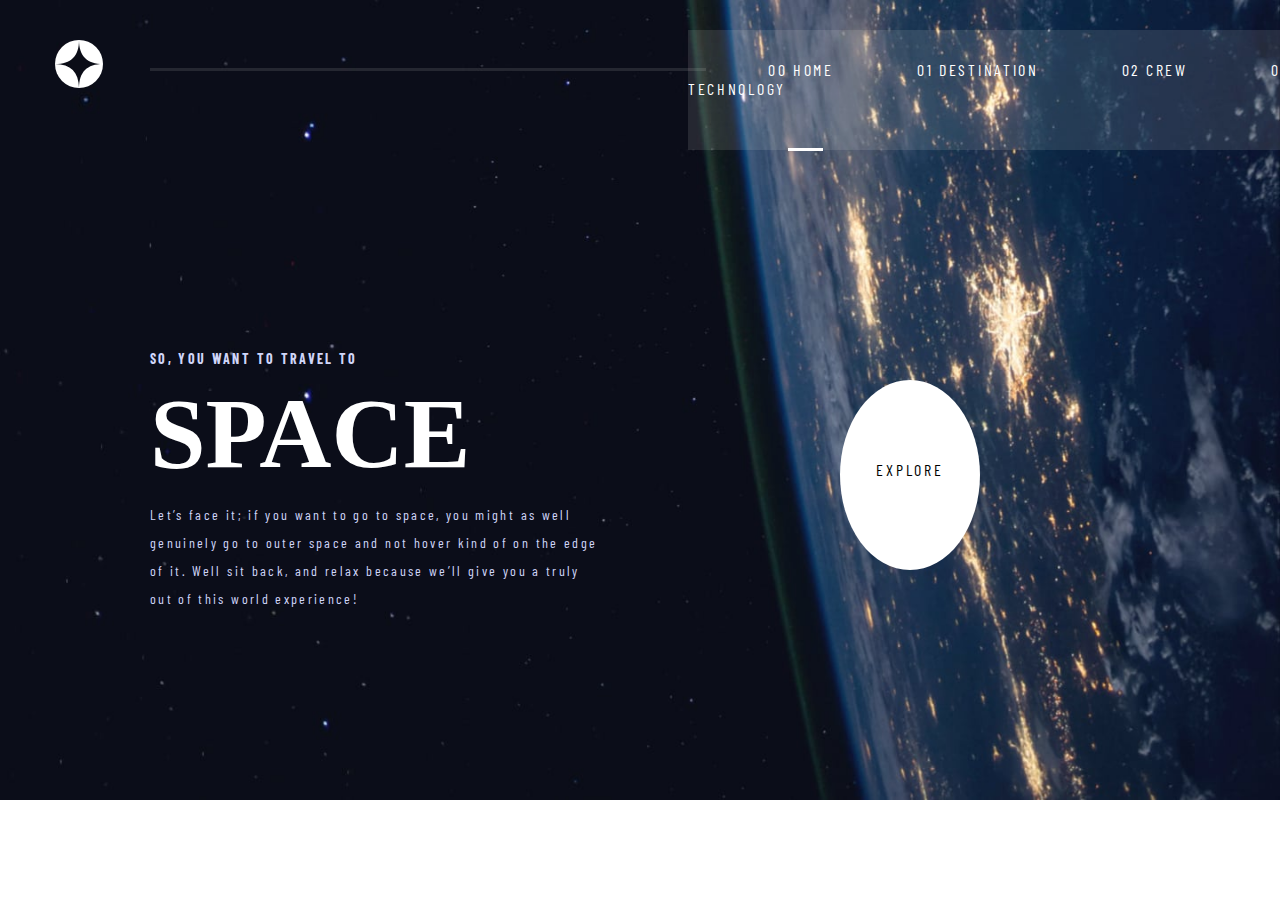
<file: index.html>
<!DOCTYPE html>
<html>
  <head>
    <title>space tourism website|Frontend Mentor</title>
    <link rel="icon" type="image/x-icon" href="assets/shared/logo.svg" />
    <link rel="stylesheet" href="css files/homepage-css.css" />
    <link rel="preconnect" href="https://fonts.googleapis.com" />
    <link rel="preconnect" href="https://fonts.gstatic.com" crossorigin />
    <link
      href="https://fonts.googleapis.com/css2?family=Barlow+Condensed&display=swap"
      rel="stylesheet"
    />
  </head>

  <body class="home-page">
    <div class="header-container">
      <img class="logo" src="assets/shared/logo.svg" />
      <hr />
      <div class="nav-menu">
        <a class="nav-menu-link" href="html files/index.html">00 HOME</a>
        <a class="nav-menu-link" href="html files/destination.html"
          >01 DESTINATION</a
        >
        <a class="nav-menu-link" href="html files/crew.html">02 CREW</a>
        <a class="nav-menu-link" href="html files/technology.html"
          >03 TECHNOLOGY</a
        >
        <div
          class="home-tab"
          style="
            border-style: solid;
            border-top: none;
            border-left: none;
            border-right: none;
            color: white;
            width: 5%;
            margin-top: 50px;
          "
        ></div>
      </div>
    </div>

    <div class="middle-container">
      <h2>SO, YOU WANT TO TRAVEL TO</h2>
      <h1>SPACE</h1>
      <p>
        Let’s face it; if you want to go to space, you might as well genuinely
        go to outer space and not hover kind of on the edge of it. Well sit
        back, and relax because we’ll give you a truly out of this world
        experience!
      </p>
      <a class="btn" href="html files/index.html">EXPLORE</a>
    </div>
  </body>
</html>
</file>
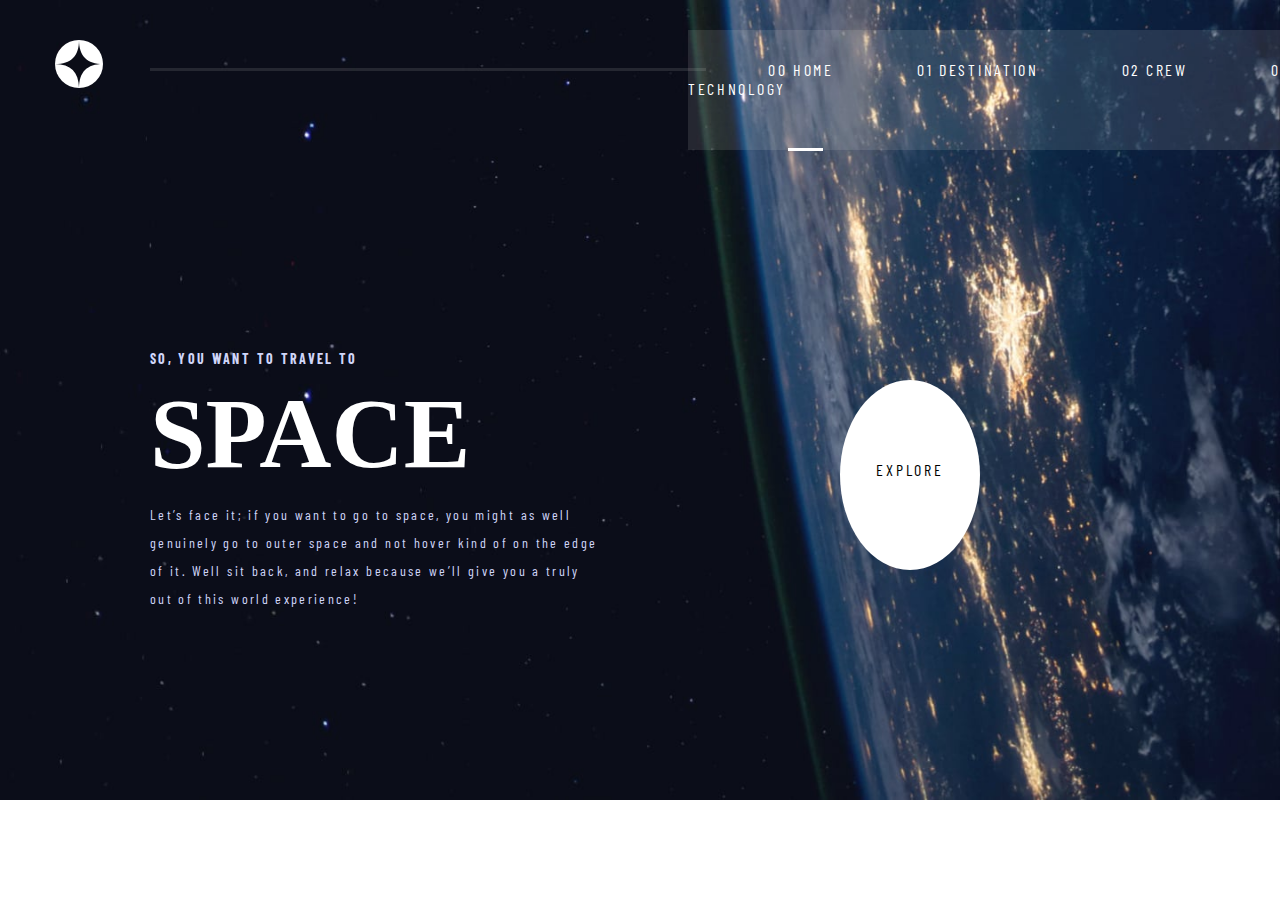
<file: html files/index.html>
<!DOCTYPE html>
<html>
  <head>
    <title>space tourism website|Frontend Mentor</title>
    <link rel="icon" type="image/x-icon" href="../assets/favicon-32x32.png" />
    <link rel="stylesheet" href="../css files/homepage-css.css" />
    <link rel="preconnect" href="https://fonts.googleapis.com" />
    <link rel="preconnect" href="https://fonts.gstatic.com" crossorigin />
    <link
      href="https://fonts.googleapis.com/css2?family=Barlow+Condensed&display=swap"
      rel="stylesheet"
    />
  </head>

  <body class="home-page">
    <div class="header-container">
      <img class="logo" src="../assets/shared/logo.svg" />
      <hr />
      <div class="nav-menu">
        <a class="nav-menu-link" href="../html files/index.html">00 HOME</a>
        <a class="nav-menu-link" href="../html files/destination.html"
          >01 DESTINATION</a
        >
        <a class="nav-menu-link" href="../html files/crew.html">02 CREW</a>
        <a class="nav-menu-link" href="../html files/technology.html"
          >03 TECHNOLOGY</a
        >
        <div
          class="home-tab"
          style="
            border-style: solid;
            border-top: none;
            border-left: none;
            border-right: none;
            color: white;
            width: 5%;
            margin-top: 50px;
          "
        ></div>
      </div>
    </div>

    <div class="middle-container">
      <h2>SO, YOU WANT TO TRAVEL TO</h2>
      <h1>SPACE</h1>
      <p>
        Let’s face it; if you want to go to space, you might as well genuinely
        go to outer space and not hover kind of on the edge of it. Well sit
        back, and relax because we’ll give you a truly out of this world
        experience!
      </p>
      <a class="btn" href="../html files/index.html">EXPLORE</a>
    </div>
  </body>
</html>
</file>
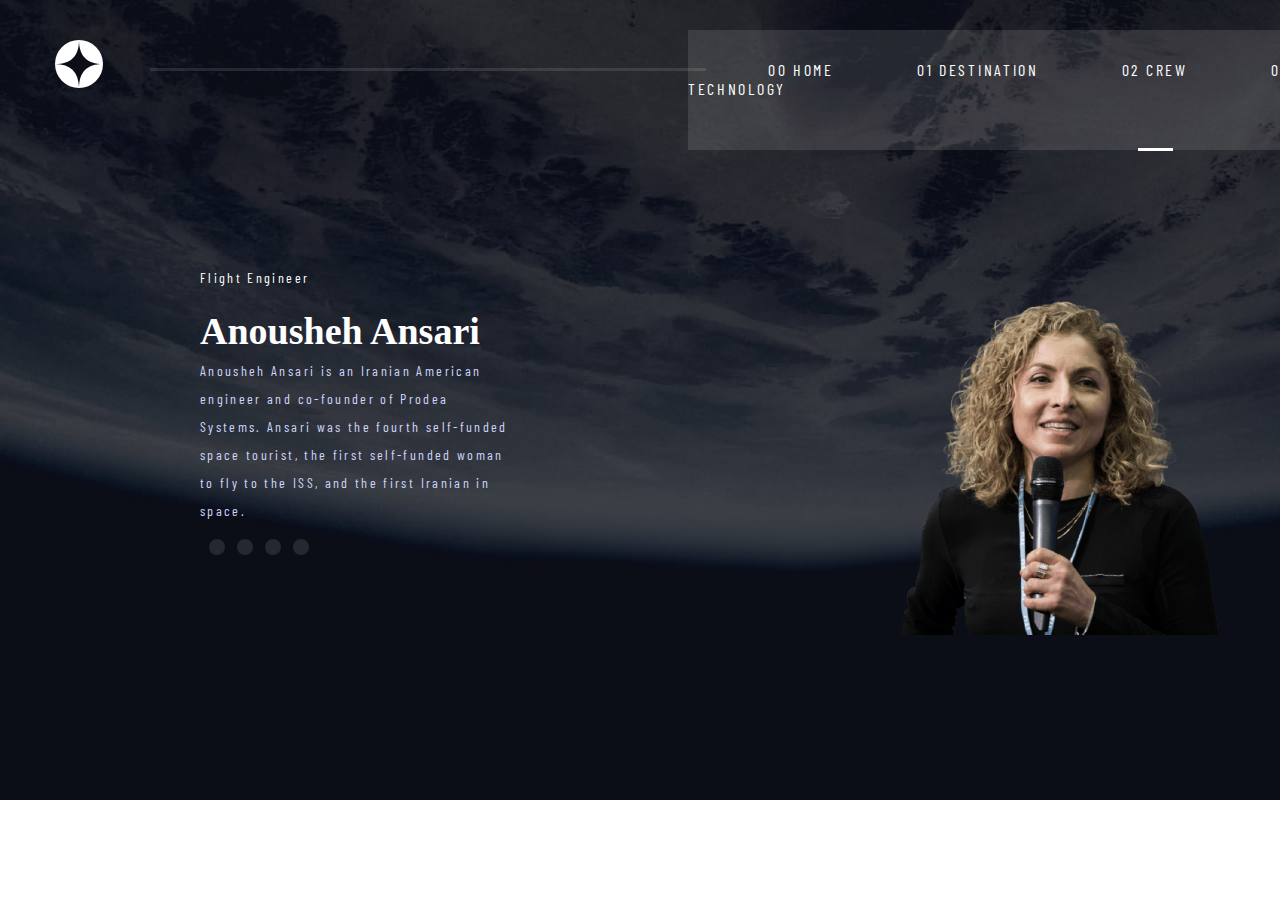
<file: html files/crew-flight-engineer.html>
<!DOCTYPE html>
<html>
  <head>
    <title>space tourism website|Frontend Mentor</title>
    <link rel="icon" type="image/x-icon" href="../assets/favicon-32x32.png" />
    <link rel="stylesheet" href="../css files/crewpage-css.css" />
    <link rel="stylesheet" href="../css files/homepage-css.css" />
    <link rel="preconnect" href="https://fonts.googleapis.com" />
    <link rel="preconnect" href="https://fonts.gstatic.com" crossorigin />
    <link
      href="https://fonts.googleapis.com/css2?family=Barlow+Condensed&display=swap"
      rel="stylesheet"
    />
  </head>

  <body class="crew-page">
    <div class="header-container">
      <img class="logo" src="../assets/shared/logo.svg" />
      <hr />
      <div class="nav-menu">
        <a class="nav-menu-link" href="../html files/index.html">00 HOME</a>
        <a class="nav-menu-link" href="../html files/destination.html"
          >01 DESTINATION</a
        >
        <a class="nav-menu-link" href="../html files/crew.html">02 CREW</a>
        <a class="nav-menu-link" href="../html files/technology.html"
          >03 TECHNOLOGY</a
        >
        <div
          class="crew-tab"
          style="
            border-style: solid;
            border-top: none;
            border-left: none;
            border-right: none;
            color: white;
            width: 5%;
            margin-top: 50px;
          "
        ></div>
      </div>
    </div>

    <div class="middle-crew-container">
      <div>
        <img
          style="position: absolute; top: 300px; left: 900px; width: 25%"
          src="../assets/crew/image-anousheh-ansari.png"
        />
        <div class="crew">
          <p style="display: inline-block; color: white">Flight Engineer</p>
          <h1 class="crew-h1">Anousheh Ansari</h1>
          <p>
            Anousheh Ansari is an Iranian American engineer and co-founder of
            Prodea Systems. Ansari was the fourth self-funded space tourist, the
            first self-funded woman to fly to the ISS, and the first Iranian in
            space.
          </p>
          <div class="crew-hr">
            <a href="../html files/crew.html" class="navigable-link"></a>

            <a
              href="../html files/crew-mission-specialist.html"
              class="navigable-link"
            ></a>

            <a href="../html files/crew-pilot.html" class="navigable-link"></a>

            <a
              href="../html files/crew-flight-engineer.html"
              class="navigable-link"
            ></a>
          </div>
        </div>
      </div>
    </div>
  </body>
</html>
</file>
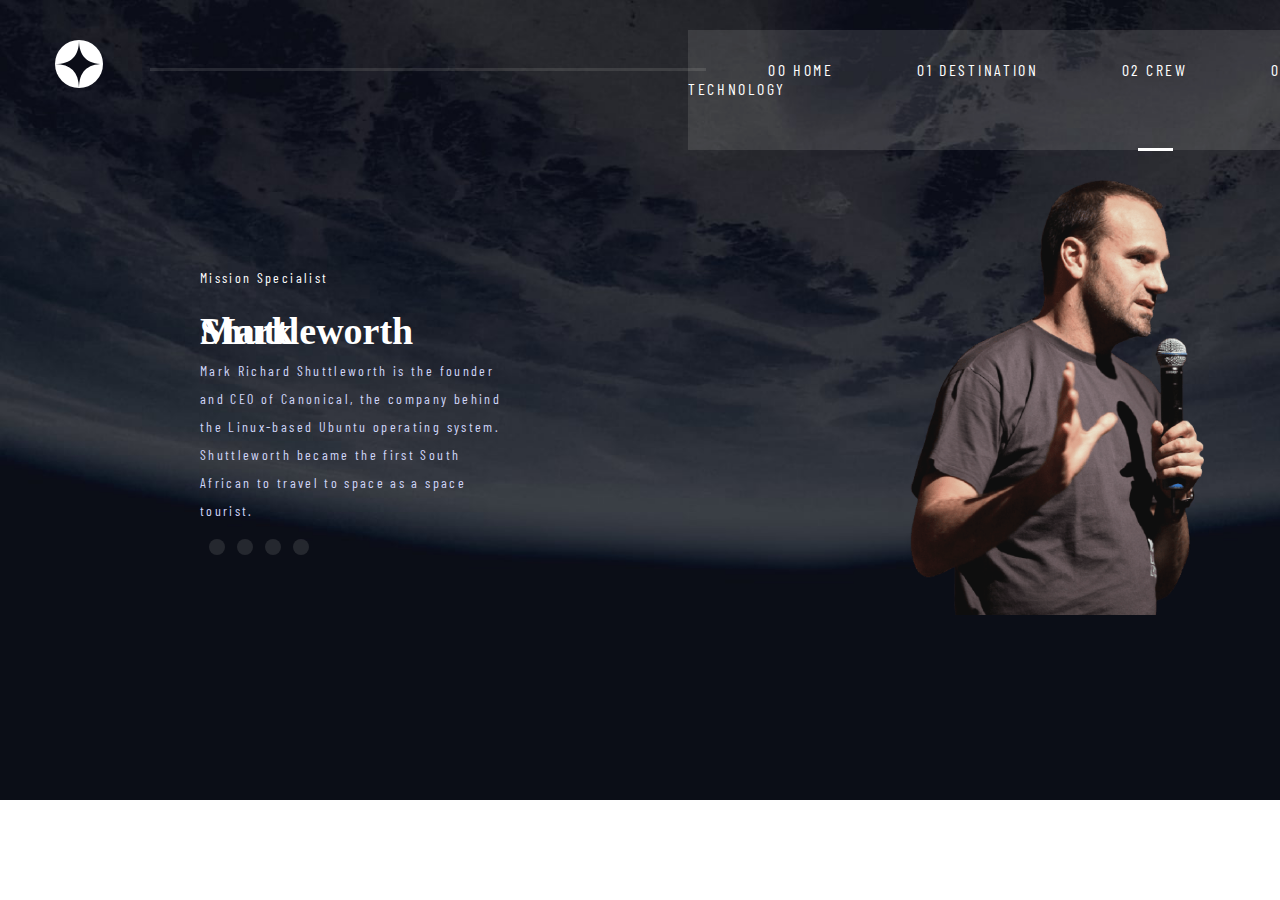
<file: html files/crew-mission-specialist.html>
<!DOCTYPE html>
<html>
  <head>
    <title>space tourism website|Frontend Mentor</title>
    <link rel="icon" type="image/x-icon" href="../assets/favicon-32x32.png" />
    <link rel="stylesheet" href="../css files/crewpage-css.css" />
    <link rel="stylesheet" href="../css files/homepage-css.css" />
    <link rel="preconnect" href="https://fonts.googleapis.com" />
    <link rel="preconnect" href="https://fonts.gstatic.com" crossorigin />
    <link
      href="https://fonts.googleapis.com/css2?family=Barlow+Condensed&display=swap"
      rel="stylesheet"
    />
  </head>

  <body class="crew-page">
    <div class="header-container">
      <img class="logo" src="../assets/shared/logo.svg" />
      <hr />
      <div class="nav-menu">
        <a class="nav-menu-link" href="../html files/index.html">00 HOME</a>
        <a class="nav-menu-link" href="../html files/destination.html"
          >01 DESTINATION</a
        >
        <a class="nav-menu-link" href="../html files/crew.html">02 CREW</a>
        <a class="nav-menu-link" href="../html files/technology.html"
          >03 TECHNOLOGY</a
        >
        <div
          class="crew-tab"
          style="
            border-style: solid;
            border-top: none;
            border-left: none;
            border-right: none;
            color: white;
            width: 5%;
            margin-top: 50px;
          "
        ></div>
      </div>
    </div>

    <div class="middle-crew-container">
      <div>
        <img
          style="position: absolute; top: 180px; left: 910px; width: 23%"
          src="../assets/crew/image-mark-shuttleworth.png"
        />
        <div class="crew">
          <p style="display: inline-block; color: white">Mission Specialist</p>
          <h1 class="crew-h1">Mark Shuttleworth</h1>
          <p>
            Mark Richard Shuttleworth is the founder and CEO of Canonical, the
            company behind the Linux-based Ubuntu operating system. Shuttleworth
            became the first South African to travel to space as a space
            tourist.
          </p>
          <div class="crew-hr">
            <a
              href="../html files/crew.html"
              class="navigable-link"
              
            ></a>

            <a
              href="../html files/crew-mission-specialist.html"
              class="navigable-link"
            ></a>

            <a
              href="../html files/crew-pilot.html"
              
              class="navigable-link"
            ></a>

            <a
              href="../html files/crew-flight-engineer.html"
              class="navigable-link"
            ></a>
          </div>
        </div>
      </div>
    </div>
  </body>
</html>
</file>
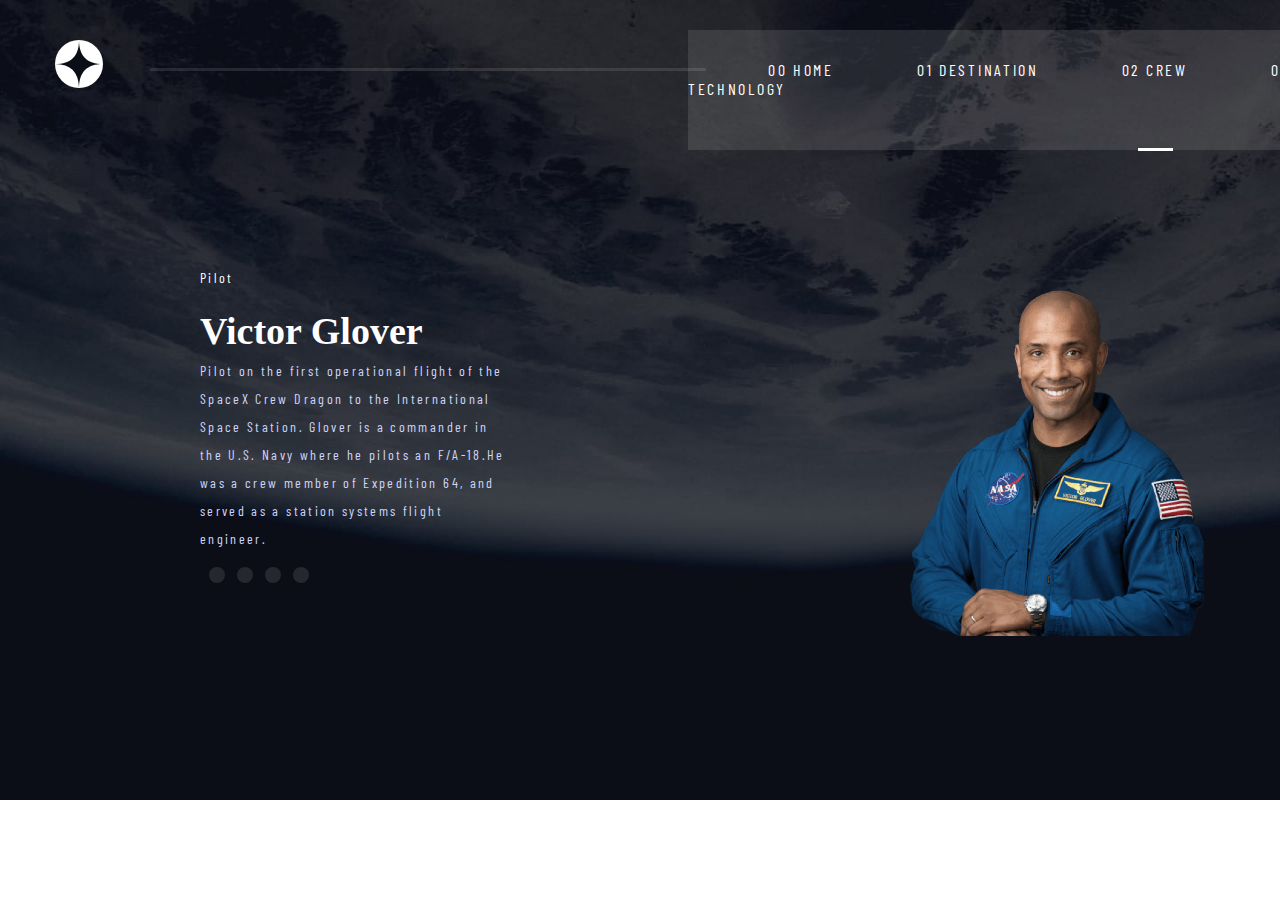
<file: html files/crew-pilot.html>
<!DOCTYPE html>
<html>
  <head>
    <title>space tourism website|Frontend Mentor</title>
    <link rel="icon" type="image/x-icon" href="../assets/favicon-32x32.png" />
    <link rel="stylesheet" href="../css files/crewpage-css.css" />
    <link rel="stylesheet" href="../css files/homepage-css.css" />
    <link rel="preconnect" href="https://fonts.googleapis.com" />
    <link rel="preconnect" href="https://fonts.gstatic.com" crossorigin />
    <link
      href="https://fonts.googleapis.com/css2?family=Barlow+Condensed&display=swap"
      rel="stylesheet"
    />
  </head>

  <body class="crew-page">
    <div class="header-container">
      <img class="logo" src="../assets/shared/logo.svg" />
      <hr />
      <div class="nav-menu">
        <a class="nav-menu-link" href="../html files/index.html">00 HOME</a>
        <a class="nav-menu-link" href="../html files/destination.html"
          >01 DESTINATION</a
        >
        <a class="nav-menu-link" href="../html files/crew.html">02 CREW</a>
        <a class="nav-menu-link" href="../html files/technology.html"
          >03 TECHNOLOGY</a
        >
        <div
          class="crew-tab"
          style="
            border-style: solid;
            border-top: none;
            border-left: none;
            border-right: none;
            color: white;
            width: 5%;
            margin-top: 50px;
          "
        ></div>
      </div>
    </div>

    <div class="middle-crew-container">
      <div>
        <img
          style="position: absolute; top: 290px; left: 910px; width: 23%"
          src="../assets/crew/image-victor-glover.png"
        />
        <div class="crew">
          <p style="display: inline-block; color: white">Pilot</p>
          <h1 class="crew-h1">Victor Glover</h1>
          <p>
            Pilot on the first operational flight of the SpaceX Crew Dragon to the 
            International Space Station. Glover is a commander in the U.S. Navy where 
            he pilots an F/A-18.He was a crew member of Expedition 64, and served as a 
            station systems flight engineer. 
          </p>
          <div class="crew-hr">
            <a href="../html files/crew.html" class="navigable-link"></a>

            <a
              href="../html files/crew-mission-specialist.html"
              class="navigable-link"
            ></a>

            <a href="../html files/crew-pilot.html" class="navigable-link"></a>

            <a
              href="../html files/crew-flight-engineer.html"
              class="navigable-link"
            ></a>
          </div>
        </div>
      </div>
    </div>
  </body>
</html>
</file>
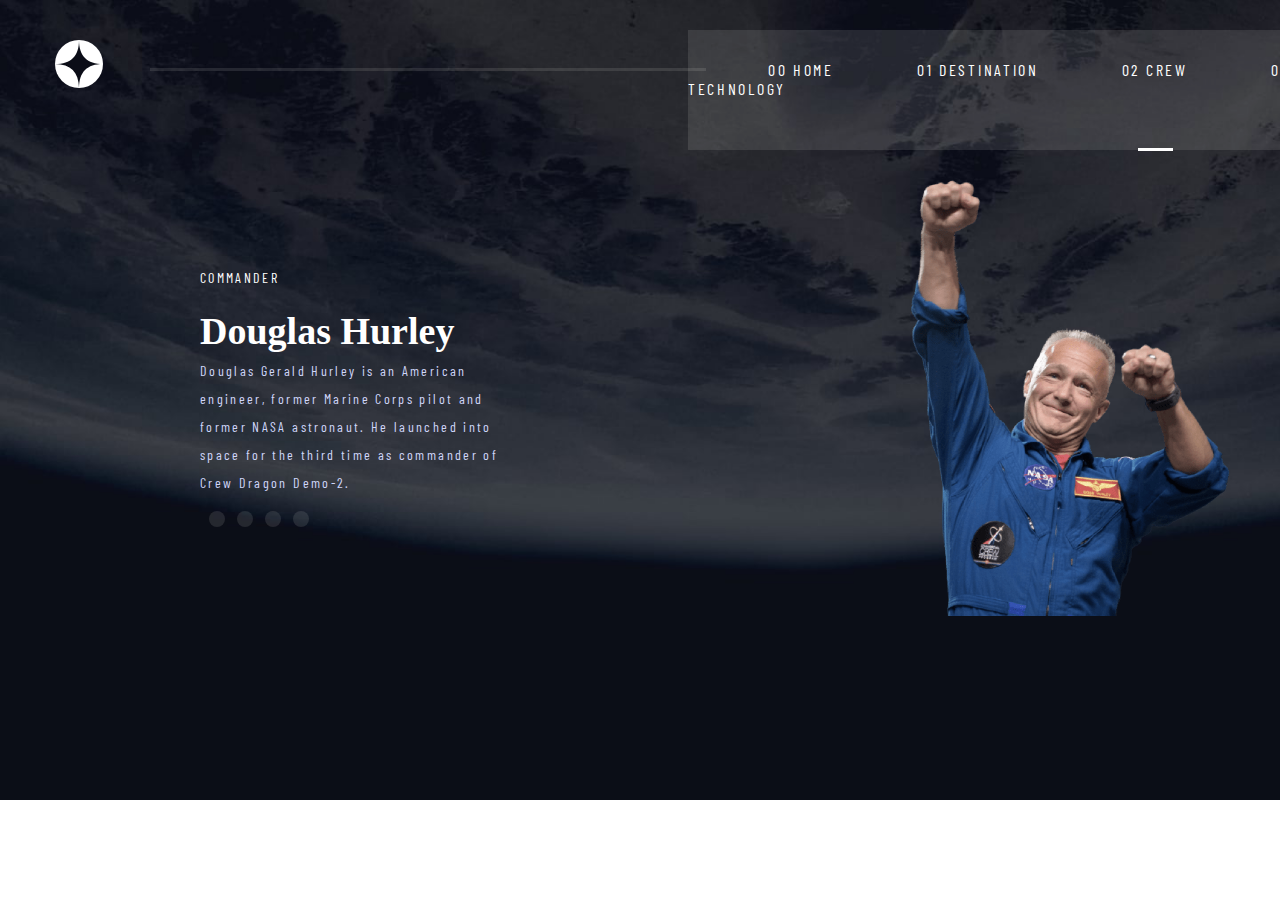
<file: html files/crew.html>
<!DOCTYPE html>
<html>
  <head>
    <title>space tourism website|Frontend Mentor</title>
    <link rel="icon" type="image/x-icon" href="../assets/favicon-32x32.png" />
    <link rel="stylesheet" href="../css files/crewpage-css.css" />
    <link rel="stylesheet" href="../css files/homepage-css.css" />
    <link rel="preconnect" href="https://fonts.googleapis.com" />
    <link rel="preconnect" href="https://fonts.gstatic.com" crossorigin />
    <link
      href="https://fonts.googleapis.com/css2?family=Barlow+Condensed&display=swap"
      rel="stylesheet"
    />
  </head>

  <body class="crew-page">
    <div class="header-container">
      <img class="logo" src="../assets/shared/logo.svg" />
      <hr />
      <div class="nav-menu">
        <a class="nav-menu-link" href="../html files/index.html">00 HOME</a>
        <a class="nav-menu-link" href="../html files/destination.html"
          >01 DESTINATION</a
        >
        <a class="nav-menu-link" href="../html files/crew.html">02 CREW</a>
        <a class="nav-menu-link" href="../html files/technology.html"
          >03 TECHNOLOGY</a
        >
        <div
          class="crew-tab"
          style="
            border-style: solid;
            border-top: none;
            border-left: none;
            border-right: none;
            color: white;
            width: 5%;
            margin-top: 50px;
          "
        ></div>
      </div>
    </div>

    <div class="middle-crew-container">
      <div>
        <img
          style="position: absolute; top: 180px; left: 910px; width: 25%"
          src="../assets/crew/image-douglas-hurley.png"
        />
        <div class="crew">
          <p style="display: inline-block; color: white">COMMANDER</p>
          <h1 class="crew-h1">Douglas Hurley</h1>
          <p>
            Douglas Gerald Hurley is an American engineer, former Marine Corps
            pilot and former NASA astronaut. He launched into space for the
            third time as commander of Crew Dragon Demo-2.
          </p>
          <div class="crew-hr">
           
            <a
            href="../html files/crew.html"
            class="navigable-link"
          ></a>

          <a
            href="../html files/crew-mission-specialist.html"
            class="navigable-link"
          ></a>

          <a
            href="../html files/crew-pilot.html"
            
            class="navigable-link"
          ></a>

          <a
            href="../html files/crew-flight-engineer.html"
            class="navigable-link"
           
          ></a>
            
          </div>
        </div>
      </div>
    </div>
  </body>
</html>
</file>
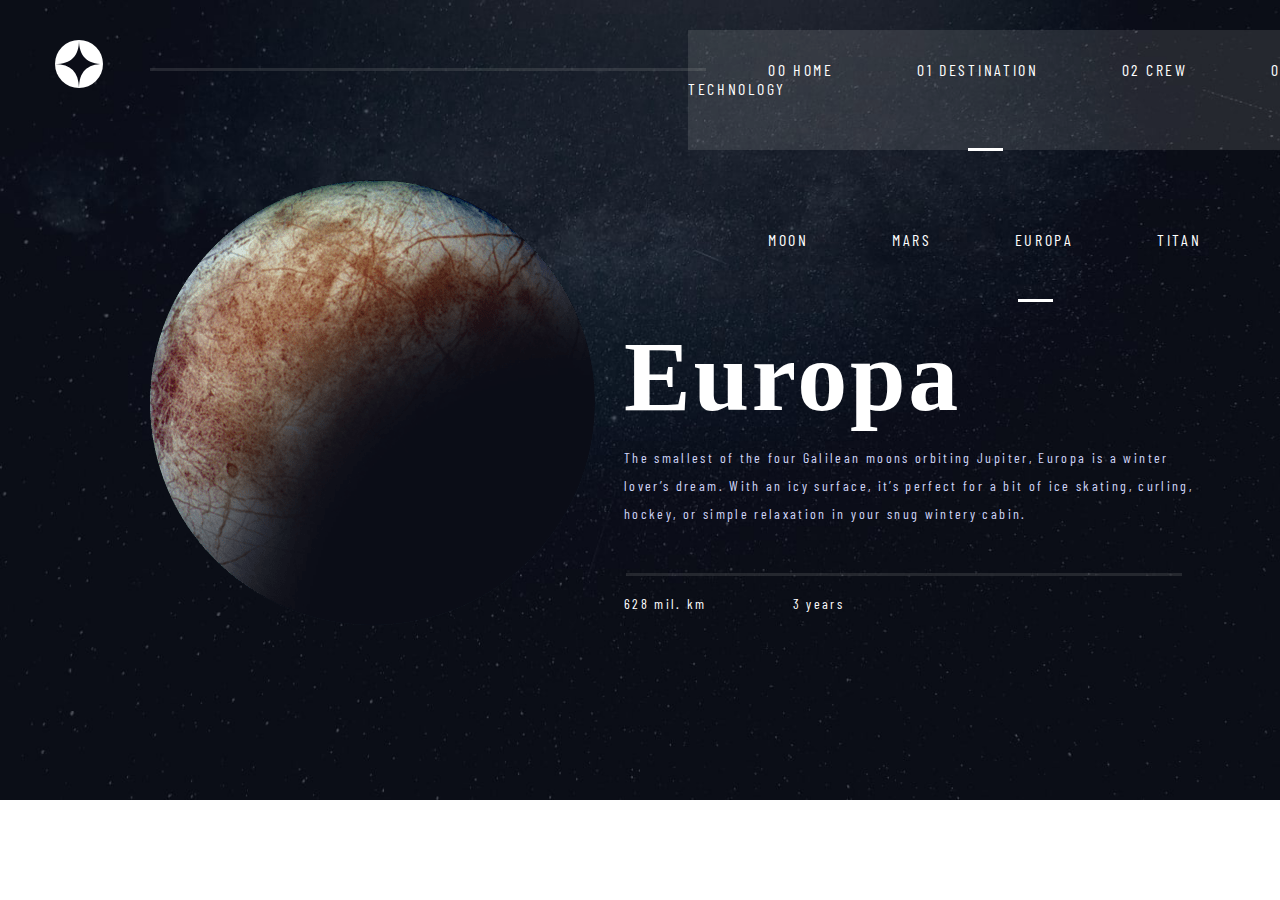
<file: html files/destination-europa.html>
<!DOCTYPE html>
<html>
  <head>
    <title>space tourism website|Frontend Mentor</title>
    <link rel="icon" type="image/x-icon" href="../assets/favicon-32x32.png" />
    <link rel="stylesheet" href="../css files/destinationpage-css.css" />
    <link rel="stylesheet" href="../css files/homepage-css.css" />
    <link rel="preconnect" href="https://fonts.googleapis.com" />
    <link rel="preconnect" href="https://fonts.gstatic.com" crossorigin />
    <link
      href="https://fonts.googleapis.com/css2?family=Barlow+Condensed&display=swap"
      rel="stylesheet"
    />
  </head>

  <body class="destination-page">
    <div class="header-container">
      <img class="logo" src="../assets/shared/logo.svg" />
      <hr />
      <div class="nav-menu">
        <a class="nav-menu-link" href="../html files/index.html">00 HOME</a>
        <a class="nav-menu-link" href="../html files/destination.html"
          >01 DESTINATION</a
        >
        <a class="nav-menu-link" href="../html files/crew.html">02 CREW</a>
        <a class="nav-menu-link" href="../html files/technology.html"
          >03 TECHNOLOGY</a
        >
        <div
          class="destination-tab"
          style="
            border-style: solid;
            border-top: none;
            border-left: none;
            border-right: none;
            color: white;
            width: 5%;
            margin-top: 50px;
          "
        ></div>
      </div>
    </div>

    <div class="middle-destination-container">
      <div class="destination-nav-menu">
        <a
          class="destination-nav-menu-link"
          href="../html files/destination.html"
          >MOON</a
        >
        <a
          class="destination-nav-menu-link"
          href="../html files/destination-mars.html"
          >MARS</a
        >
        <a
          class="destination-nav-menu-link"
          href="../html files/destination-europa.html"
          >EUROPA</a
        >
        <a
          class="destination-nav-menu-link"
          href="../html files/destination-titan.html"
          >TITAN</a
        >
        <div
          class="destination-europa-tab"
          style="
            border-style: solid;
            border-top: none;
            border-left: none;
            border-right: none;
            color: white;
            width: 5%;
            margin-top: 50px;
          "
        ></div>
      </div>

      <div>
        <img
          style="margin-left: 150px"
          src="../assets/destination/image-europa.png"
        />
        <div class="moon">
          <h1>Europa</h1>
          <p>
            The smallest of the four Galilean moons orbiting Jupiter, Europa is
            a winter lover’s dream. With an icy surface, it’s perfect for a bit
            of ice skating, curling, hockey, or simple relaxation in your snug
            wintery cabin.
          </p>
          <div class="destination-hr"></div>
          <p style="display: inline-block; color: white; line-height: 2">
            628 mil. km
          </p>
          <p
            style="
              display: inline-block;
              padding-left: 80px;
              color: white;
              line-height: 2;
            "
          >
            3 years
          </p>
        </div>
      </div>
    </div>
  </body>
</html>
</file>
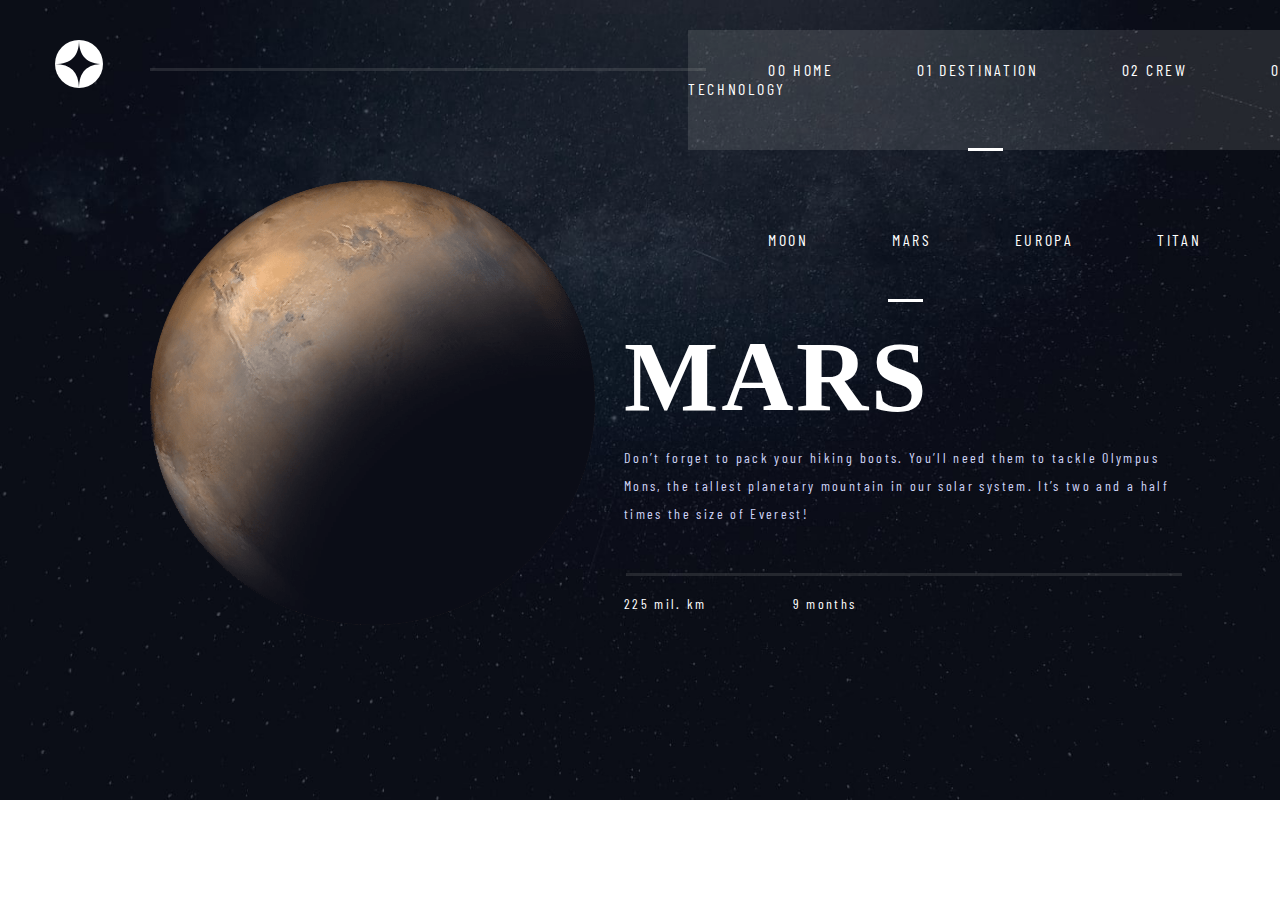
<file: html files/destination-mars.html>
<!DOCTYPE html>
<html>
  <head>
    <title>space tourism website|Frontend Mentor</title>
    <link rel="icon" type="image/x-icon" href="../assets/favicon-32x32.png" />
    <link rel="stylesheet" href="../css files/destinationpage-css.css" />
    <link rel="stylesheet" href="../css files/homepage-css.css" />
    <link rel="preconnect" href="https://fonts.googleapis.com" />
    <link rel="preconnect" href="https://fonts.gstatic.com" crossorigin />
    <link
      href="https://fonts.googleapis.com/css2?family=Barlow+Condensed&display=swap"
      rel="stylesheet"
    />
  </head>

  <body class="destination-page">
    <div class="header-container">
      <img class="logo" src="../assets/shared/logo.svg" />
      <hr />
      <div class="nav-menu">
        <a class="nav-menu-link" href="../html files/index.html">00 HOME</a>
        <a class="nav-menu-link" href="../html files/destination.html"
          >01 DESTINATION</a
        >
        <a class="nav-menu-link" href="../html files/crew.html">02 CREW</a>
        <a class="nav-menu-link" href="../html files/technology.html"
          >03 TECHNOLOGY</a
        >
        <div
          class="destination-tab"
          style="
            border-style: solid;
            border-top: none;
            border-left: none;
            border-right: none;
            color: white;
            width: 5%;
            margin-top: 50px;
          "
        ></div>
      </div>
    </div>

    <div class="middle-destination-container">
      <div class="destination-nav-menu">
        <a
          class="destination-nav-menu-link"
          href="../html files/destination.html"
          >MOON</a
        >
        <a
          class="destination-nav-menu-link"
          href="../html files/destination-mars.html"
          >MARS</a
        >
        <a
          class="destination-nav-menu-link"
          href="../html files/destination-europa.html"
          >EUROPA</a
        >
        <a
          class="destination-nav-menu-link"
          href="../html files/destination-titan.html"
          >TITAN</a
        >
        <div
          class="destination-mars-tab"
          style="
            border-style: solid;
            border-top: none;
            border-left: none;
            border-right: none;
            color: white;
            width: 5%;
            margin-top: 50px;
          "
        ></div>
      </div>

      <div>
        <img style="margin-left:150px;" src="../assets/destination/image-mars.png" />
        <div class="moon">
          <h1>MARS</h1>
          <p>
            Don’t forget to pack your hiking boots. You’ll need them to tackle Olympus Mons, 
            the tallest planetary mountain in our solar system. It’s two and a half times 
            the size of Everest!
          </p>
          <div class="destination-hr"></div>
          <p style="display:inline-block; color:white; line-height: 2;">225 mil. km</p>
          <p style="display:inline-block; padding-left:80px; color:white;line-height: 2;">9 months</p>
        </div>
      </div>
    </div>
  </body>
</html>
</file>
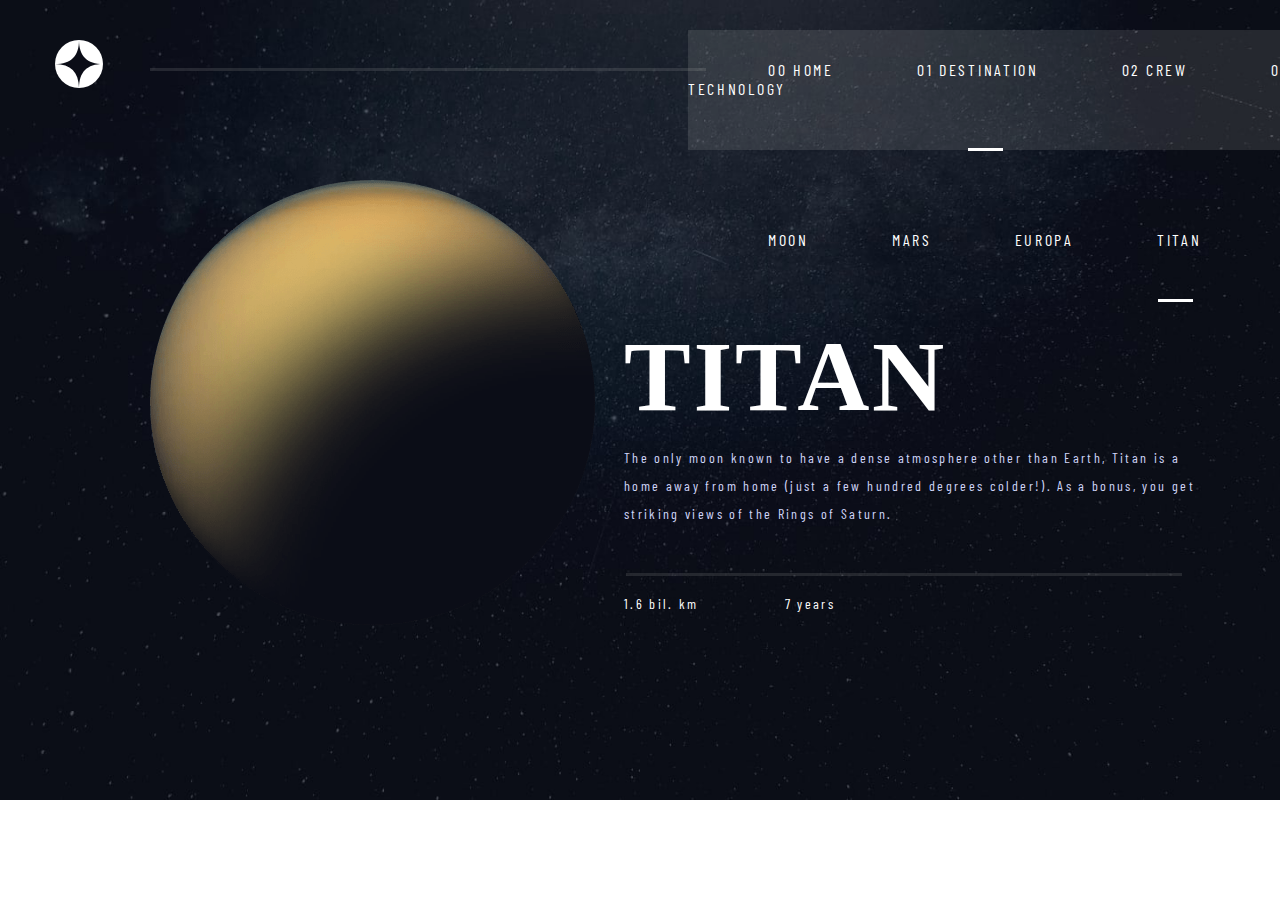
<file: html files/destination-titan.html>
<!DOCTYPE html>
<html>
  <head>
    <title>space tourism website|Frontend Mentor</title>
    <link rel="icon" type="image/x-icon" href="../assets/favicon-32x32.png" />
    <link rel="stylesheet" href="../css files/destinationpage-css.css" />
    <link rel="stylesheet" href="../css files/homepage-css.css" />
    <link rel="preconnect" href="https://fonts.googleapis.com" />
    <link rel="preconnect" href="https://fonts.gstatic.com" crossorigin />
    <link
      href="https://fonts.googleapis.com/css2?family=Barlow+Condensed&display=swap"
      rel="stylesheet"
    />
  </head>

  <body class="destination-page">
    <div class="header-container">
      <img class="logo" src="../assets/shared/logo.svg" />
      <hr />
      <div class="nav-menu">
        <a class="nav-menu-link" href="../html files/index.html">00 HOME</a>
        <a class="nav-menu-link" href="../html files/destination.html"
          >01 DESTINATION</a
        >
        <a class="nav-menu-link" href="../html files/crew.html">02 CREW</a>
        <a class="nav-menu-link" href="../html files/technology.html"
          >03 TECHNOLOGY</a
        >
        <div
          class="destination-tab"
          style="
            border-style: solid;
            border-top: none;
            border-left: none;
            border-right: none;
            color: white;
            width: 5%;
            margin-top: 50px;
          "
        ></div>
      </div>
    </div>

    <div class="middle-destination-container">
      <div class="destination-nav-menu">
        <a
          class="destination-nav-menu-link"
          href="../html files/destination.html"
          >MOON</a
        >
        <a
          class="destination-nav-menu-link"
          href="../html files/destination-mars.html"
          >MARS</a
        >
        <a
          class="destination-nav-menu-link"
          href="../html files/destination-europa.html"
          >EUROPA</a
        >
        <a
          class="destination-nav-menu-link"
          href="../html files/destination-titan.html"
          >TITAN</a
        >
        <div
          class="destination-titan-tab"
          style="
            border-style: solid;
            border-top: none;
            border-left: none;
            border-right: none;
            color: white;
            width: 5%;
            margin-top: 50px;
          "
        ></div>
      </div>

      <div>
        <img
          style="margin-left: 150px"
          src="../assets/destination/image-titan.png"
        />
        <div class="moon">
          <h1>TITAN</h1>
          <p>
            The only moon known to have a dense atmosphere other than Earth,
            Titan is a home away from home (just a few hundred degrees colder!).
            As a bonus, you get striking views of the Rings of Saturn.
          </p>
          <div class="destination-hr"></div>
          <p style="display: inline-block; color: white; line-height: 2">
            1.6 bil. km
          </p>
          <p
            style="
              display: inline-block;
              padding-left: 80px;
              color: white;
              line-height: 2;
            "
          >
            7 years
          </p>
        </div>
      </div>
    </div>
  </body>
</html>
</file>
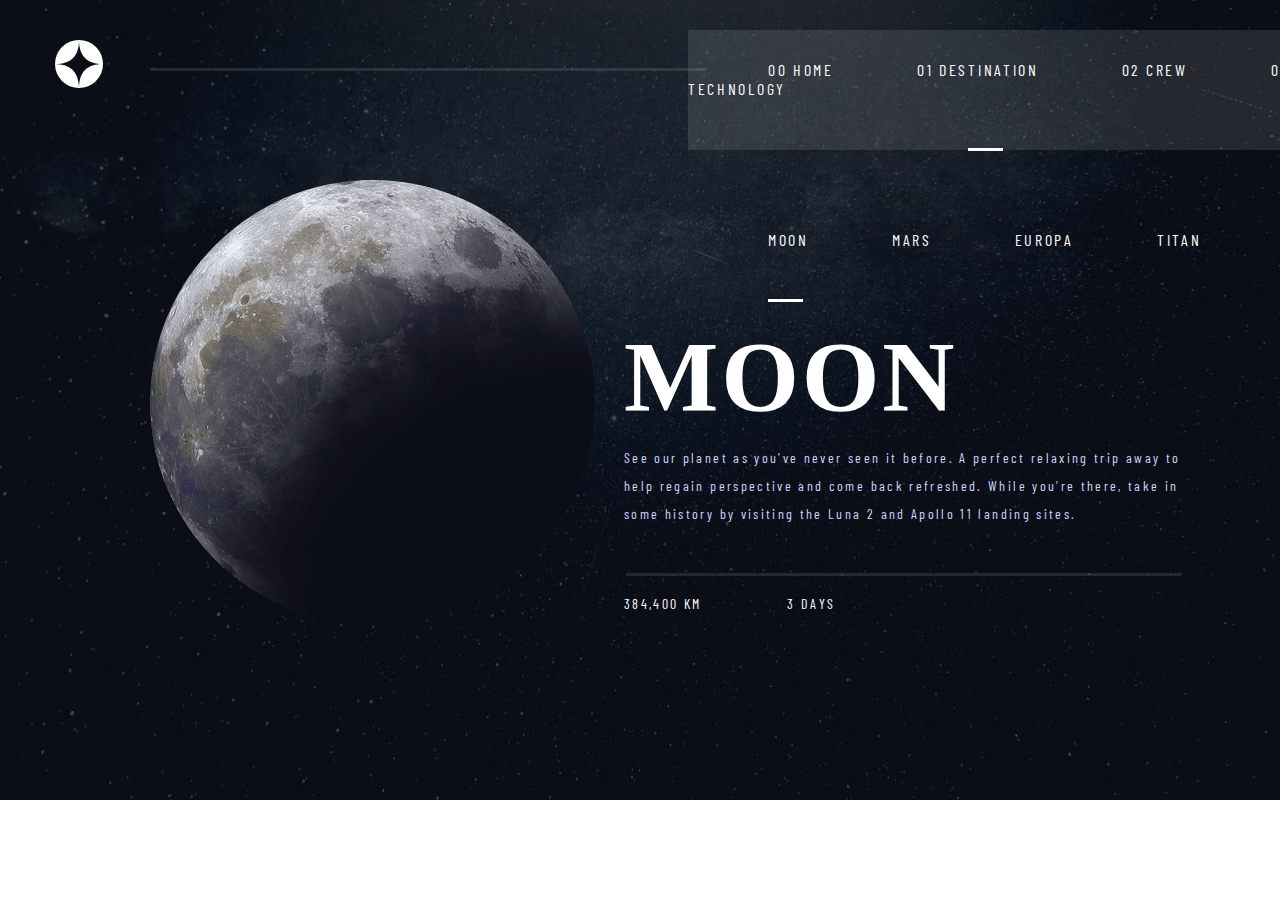
<file: html files/destination.html>
<!DOCTYPE html>
<html>
  <head>
    <title>space tourism website|Frontend Mentor</title>
    <link rel="icon" type="image/x-icon" href="../assets/favicon-32x32.png" />
    <link rel="stylesheet" href="../css files/destinationpage-css.css" />
    <link rel="stylesheet" href="../css files/homepage-css.css" />
    <link rel="preconnect" href="https://fonts.googleapis.com" />
    <link rel="preconnect" href="https://fonts.gstatic.com" crossorigin />
    <link
      href="https://fonts.googleapis.com/css2?family=Barlow+Condensed&display=swap"
      rel="stylesheet"
    />
  </head>

  <body class="destination-page">
    <div class="header-container">
      <img class="logo" src="../assets/shared/logo.svg" />
      <hr />
      <div class="nav-menu">
        <a class="nav-menu-link" href="../html files/index.html">00 HOME</a>
        <a class="nav-menu-link" href="../html files/destination.html"
          >01 DESTINATION</a
        >
        <a class="nav-menu-link" href="../html files/crew.html">02 CREW</a>
        <a class="nav-menu-link" href="../html files/technology.html"
          >03 TECHNOLOGY</a
        >
        <div
          class="destination-tab"
          style="
            border-style: solid;
            border-top: none;
            border-left: none;
            border-right: none;
            color: white;
            width: 5%;
            margin-top: 50px;
          "
        ></div>
      </div>
    </div>

    <div class="middle-destination-container">
      <div class="destination-nav-menu">
        <a
          class="destination-nav-menu-link"
          href="../html files/destination.html"
          >MOON</a
        >
        <a
          class="destination-nav-menu-link"
          href="../html files/destination-mars.html"
          >MARS</a
        >
        <a
          class="destination-nav-menu-link"
          href="../html files/destination-europa.html"
          >EUROPA</a
        >
        <a
          class="destination-nav-menu-link"
          href="../html files/destination-titan.html"
          >TITAN</a
        >
        <div
          class="destination-moon-tab"
          style="
            border-style: solid;
            border-top: none;
            border-left: none;
            border-right: none;
            color: white;
            width: 5%;
            margin-top: 50px;
          "
        ></div>
      </div>

      <div>
        <img style="margin-left:150px;" src="../assets/destination/image-moon.png" />
        <div class="moon">
          <h1>MOON</h1>
          <p>
            See our planet as you’ve never seen it before. A perfect relaxing
            trip away to help regain perspective and come back refreshed. While
            you’re there, take in some history by visiting the Luna 2 and Apollo
            11 landing sites.
          </p>
          <div class="destination-hr"></div>
          <p style="display:inline-block; color:white; line-height: 2;">384,400 KM</p>
          <p style="display:inline-block; padding-left:80px; color:white;line-height: 2;">3 DAYS</p>
        </div>
      </div>
    </div>
  </body>
</html>
</file>
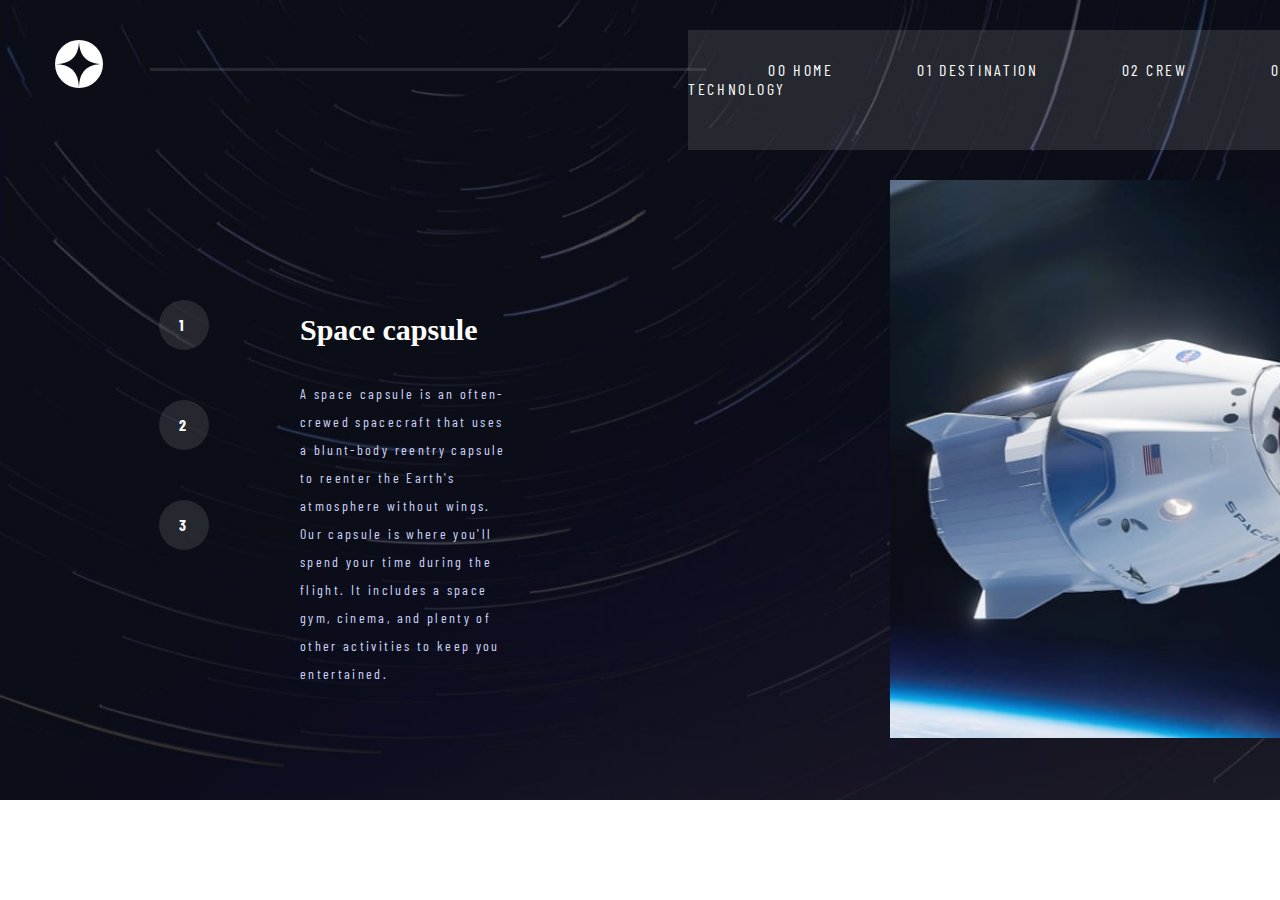
<file: html files/technology-space-capsule.html>
<!DOCTYPE html>
<html>
  <head>
    <title>space tourism website|Frontend Mentor</title>
    <link rel="icon" type="image/x-icon" href="../assets/favicon-32x32.png" />
    <link rel="stylesheet" href="../css files/technology-css.css" />
    <link rel="stylesheet" href="../css files/homepage-css.css" />
    <link rel="preconnect" href="https://fonts.googleapis.com" />
    <link rel="preconnect" href="https://fonts.gstatic.com" crossorigin />
    <link
      href="https://fonts.googleapis.com/css2?family=Barlow+Condensed&display=swap"
      rel="stylesheet"
    />
  </head>

  <body class="technology-page">
    <div class="header-container">
      <img class="logo" src="../assets/shared/logo.svg" />
      <hr />
      <div class="nav-menu">
        <a class="nav-menu-link" href="../html files/index.html">00 HOME</a>
        <a class="nav-menu-link" href="../html files/destination.html"
          >01 DESTINATION</a
        >
        <a class="nav-menu-link" href="../html files/crew.html">02 CREW</a>
        <a class="nav-menu-link" href="../html files/technology.html"
          >03 TECHNOLOGY</a
        >
        <div
          class="technology-tab"
          style="
            border-style: solid;
            border-top: none;
            border-left: none;
            border-right: none;
            color: white;
            width: 5%;
            margin-top: 50px;
          "
        ></div>
      </div>
    </div>

    <div class="middle-technology-container">
      <div>
        <img
          style="
            position: absolute;
            top: 180px;
            left: 890px;
            width: 42%;
            height: 62%;
          "
          src="../assets/technology/image-space-capsule-portrait.jpg"
        />
        <div class="technology">
          <div class="technology-hr">
            <a href="../html files/technology.html" class="navigable-link"
              ><h4 class="h4-text">1</h4></a
            >

            <a
              href="../html files/technology-spaceport.html"
              class="navigable-link"
              ><h4 class="h4-text">2</h4></a
            >

            <a
              href="../html files/technology-space-capsule.html"
              class="navigable-link"
              ><h4 class="h4-text">3</h4></a
            >
          </div>

          <h1 class="technology-h1">Space capsule</h1>
          <p>
            A space capsule is an often-crewed spacecraft that uses a blunt-body
            reentry capsule to reenter the Earth's atmosphere without wings. Our
            capsule is where you'll spend your time during the flight. It
            includes a space gym, cinema, and plenty of other activities to keep
            you entertained.
          </p>
        </div>
      </div>
    </div>
  </body>
</html>
</file>
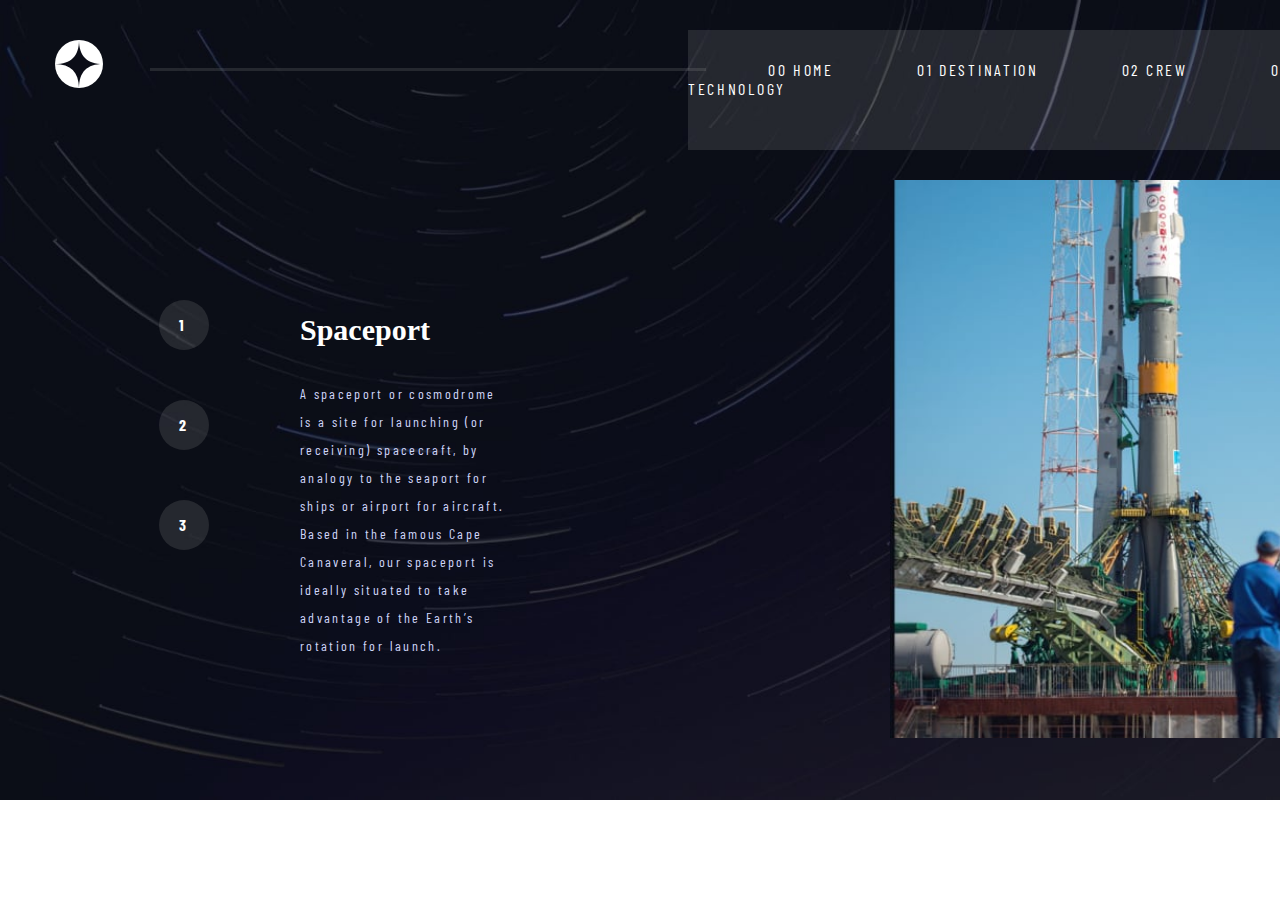
<file: html files/technology-spaceport.html>
<!DOCTYPE html>
<html>
  <head>
    <title>space tourism website|Frontend Mentor</title>
    <link rel="icon" type="image/x-icon" href="../assets/favicon-32x32.png" />
    <link rel="stylesheet" href="../css files/technology-css.css" />
    <link rel="stylesheet" href="../css files/homepage-css.css" />
    <link rel="preconnect" href="https://fonts.googleapis.com" />
    <link rel="preconnect" href="https://fonts.gstatic.com" crossorigin />
    <link
      href="https://fonts.googleapis.com/css2?family=Barlow+Condensed&display=swap"
      rel="stylesheet"
    />
  </head>

  <body class="technology-page">
    <div class="header-container">
      <img class="logo" src="../assets/shared/logo.svg" />
      <hr />
      <div class="nav-menu">
        <a class="nav-menu-link" href="../html files/index.html">00 HOME</a>
        <a class="nav-menu-link" href="../html files/destination.html"
          >01 DESTINATION</a
        >
        <a class="nav-menu-link" href="../html files/crew.html">02 CREW</a>
        <a class="nav-menu-link" href="../html files/technology.html"
          >03 TECHNOLOGY</a
        >
        <div
          class="technology-tab"
          style="
            border-style: solid;
            border-top: none;
            border-left: none;
            border-right: none;
            color: white;
            width: 5%;
            margin-top: 50px;
          "
        ></div>
      </div>
    </div>

    <div class="middle-technology-container">
      <div>
        <img
          style="
            position: absolute;
            top: 180px;
            left: 890px;
            width: 42%;
            height: 62%;
          "
          src="../assets/technology/image-spaceport-portrait.jpg"
        />
        <div class="technology">
          <div class="technology-hr">
            <a href="../html files/technology.html" class="navigable-link"
              ><h4 class="h4-text">1</h4></a
            >

            <a
              href="../html files/technology-spaceport.html"
              class="navigable-link"
              ><h4 class="h4-text">2</h4></a
            >

            <a
              href="../html files/technology-space-capsule.html"
              class="navigable-link"
              ><h4 class="h4-text">3</h4></a
            >
          </div>

          <h1 class="technology-h1">Spaceport</h1>
          <p>
            A spaceport or cosmodrome is a site for launching (or receiving)
            spacecraft, by analogy to the seaport for ships or airport for
            aircraft. Based in the famous Cape Canaveral, our spaceport is
            ideally situated to take advantage of the Earth’s rotation for
            launch.
          </p>
        </div>
      </div>
    </div>
  </body>
</html>
</file>
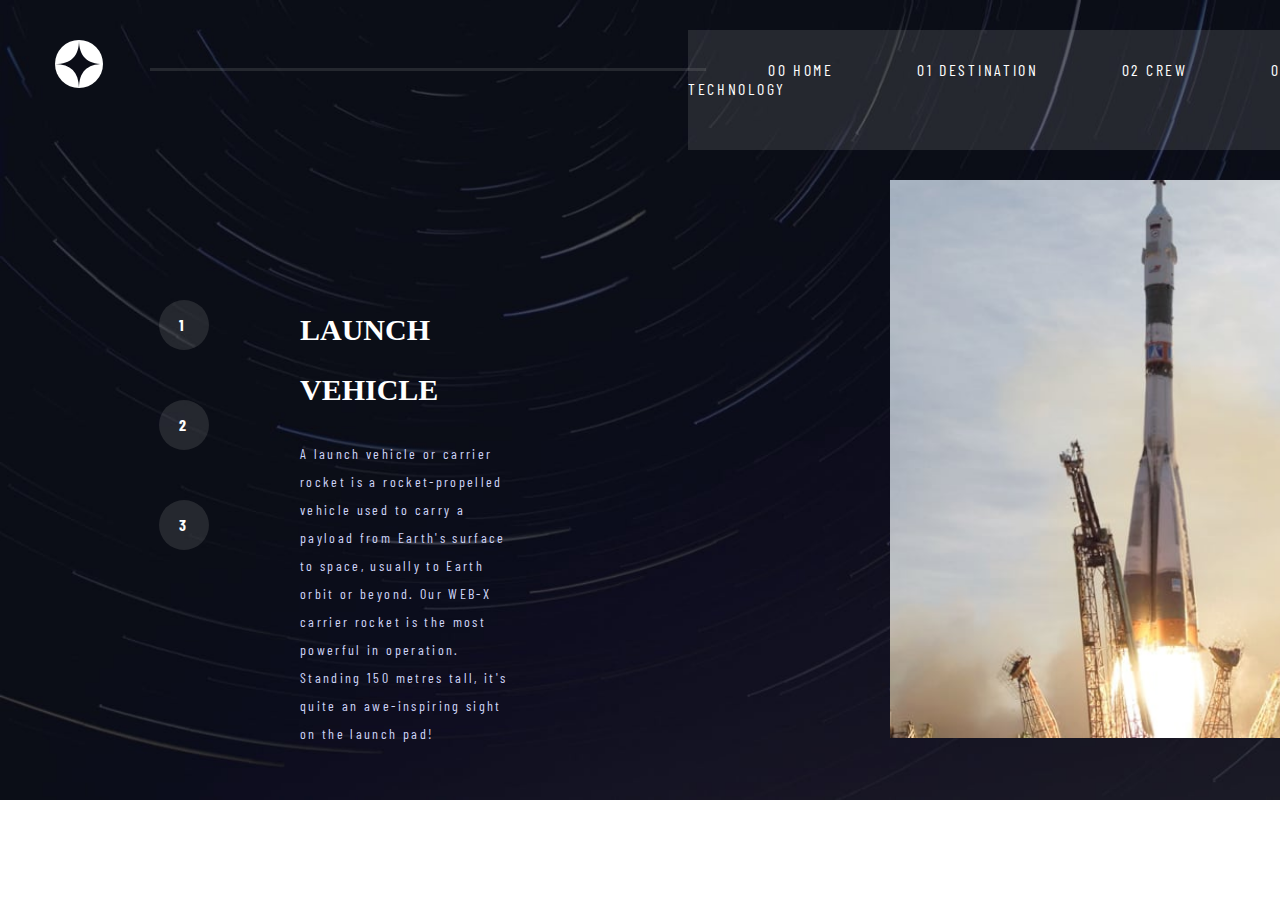
<file: html files/technology.html>
<!DOCTYPE html>
<html>
  <head>
    <title>space tourism website|Frontend Mentor</title>
    <link rel="icon" type="image/x-icon" href="../assets/favicon-32x32.png" />
    <link rel="stylesheet" href="../css files/technology-css.css" />
    <link rel="stylesheet" href="../css files/homepage-css.css" />
    <link rel="preconnect" href="https://fonts.googleapis.com" />
    <link rel="preconnect" href="https://fonts.gstatic.com" crossorigin />
    <link
      href="https://fonts.googleapis.com/css2?family=Barlow+Condensed&display=swap"
      rel="stylesheet"
    />
  </head>

  <body class="technology-page">
    <div class="header-container">
      <img class="logo" src="../assets/shared/logo.svg" />
      <hr />
      <div class="nav-menu">
        <a class="nav-menu-link" href="../html files/index.html">00 HOME</a>
        <a class="nav-menu-link" href="../html files/destination.html"
          >01 DESTINATION</a
        >
        <a class="nav-menu-link" href="../html files/crew.html">02 CREW</a>
        <a class="nav-menu-link" href="../html files/technology.html"
          >03 TECHNOLOGY</a
        >
        <div
          class="technology-tab"
          style="
            border-style: solid;
            border-top: none;
            border-left: none;
            border-right: none;
            color: white;
            width: 5%;
            margin-top: 50px;
          "
        ></div>
      </div>
    </div>

    <div class="middle-technology-container">
      <div>
        <img
          style="
            position: absolute;
            top: 180px;
            left: 890px;
            width: 42%;
            height: 62%;
          "
          src="../assets/technology/image-launch-vehicle-portrait.jpg"
        />
        <div class="technology">
          <div class="technology-hr">
            <a href="../html files/technology.html" class="navigable-link"
              ><h4 class="h4-text">
                1
              </h4></a
            >

            <a
              href="../html files/technology-spaceport.html"
              class="navigable-link"
              ><h4 class="h4-text">
                2
              </h4></a
            >

            <a href="../html files/technology-space-capsule.html" class="navigable-link"
              ><h4 class="h4-text">
                3
              </h4></a
            >
          </div>

          <h1 class="technology-h1">LAUNCH VEHICLE</h1>
          <p>
            A launch vehicle or carrier rocket is a rocket-propelled vehicle
            used to carry a payload from Earth's surface to space, usually to
            Earth orbit or beyond. Our WEB-X carrier rocket is the most powerful
            in operation. Standing 150 metres tall, it's quite an awe-inspiring
            sight on the launch pad!
          </p>
        </div>
      </div>
    </div>
  </body>
</html>
</file>
<file: css files/homepage-css.css>
.home-page {
  background-image: url("../assets/home/background-home-desktop.jpg");
  background-size: 100%;
  background-repeat: no-repeat;
  margin: 0px;
  font-family: "Barlow Condensed", sans-serif;
}

.logo {
  position: absolute;
  left: 55px;
  top: 40px;
}

hr {
  border: solid;
  border-bottom: none;
  color: #fffff71c;
  width: 550px;
  position: absolute;
  left: 150px;
  top: 60px;
}
.nav-menu {
  background-color: #fffff71c;
  position: absolute;
  left: 688px;
  top: 30px;
  width: 55%;
  height: 10%;
  padding-top: 30px;
}

.nav-menu-link {
  font-size: 16px;
  color: white;
  padding-left: 80px;
  text-decoration: none;
  letter-spacing: 2.7px;
}

h1 {
  color: white;
  font-family: "Bellefair", serif;
  font-size: 100px;
  line-height: 0;
}

h2 {
  color: #d0d6f9;
  font-family: "Barlow Condensed", sans-serif;
  font-size: 14px;
  letter-spacing: 2.35px;
}
p {
  color: #d0d6f9;
  font-family: "Barlow Condensed", sans-serif;
  font-size: 14px;
  letter-spacing: 2.35px;
  line-height: 2;
}
.middle-container {
  margin-top: 350px;
  margin-left: 150px;
  width: 35%;
  text-align: left;
}

.btn {
  background-color: white;
  color: black;
  padding: 20px;
  text-align: center;
  padding: 80px 20px 10px 20px;
  text-decoration: none;
  font-size: 16px;
  width: 100px;
  height: 100px;
  border-radius: 50%;
  position: absolute;
  right: 300px;
  top: 380px;
  letter-spacing: 2.75px;
}

.btn:hover {
  background-color: white;
  color: black;
  padding: 20px;
  text-align: center;
  padding: 80px 20px 10px 20px;
  text-decoration: none;
  font-size: 16px;
  width: 75px;
  height: 75px;
  border-radius: 50%;
  position: absolute;
  right: 300px;
  top: 380px;
  letter-spacing: 2.75px;
  border: solid #303436 25px;
}

.home-tab {
  margin-left: 100px;
}
</file>
<file: css files/crewpage-css.css>
.crew-page {
  background-image: url("../assets/crew/background-crew-desktop.jpg");
  background-size: 100%;
  background-repeat: no-repeat;
  margin: 0px;
  font-family: "Barlow Condensed", sans-serif;
}

.crew-tab {
  margin-left: 450px;
}

.middle-crew-container {
  margin-top: 180px;
  margin-right: 150px;
  width: 40%;
}

.crew{
  margin-top: 250px;
  margin-left: 200px;
}
.crew-h1{
    font-size:38px;
}
.navigable-link{
    height: 16px;
    width: 16px;
    background-color:#fffff71c;
    border-radius: 50%;
    display: inline-block;
    text-decoration:none;
    margin-left:9px;
}

.navigable-link:hover{
  background-color: white;
}
</file>
<file: css files/destinationpage-css.css>
.destination-page {
  background-image: url("../assets/destination/background-destination-desktop.jpg");
  background-size: 100%;
  background-repeat: no-repeat;
  margin: 0px;
  font-family: "Barlow Condensed", sans-serif;
}
.destination-tab {
  margin-left: 280px;
}
.destination-moon-tab {
  margin-left: 80px;
}
.destination-mars-tab {
  margin-left: 200px;
}
.destination-europa-tab {
  margin-left: 330px;
}
.destination-titan-tab {
  margin-left: 470px;
}
.middle-destination-container {
  margin-top: 180px;
  margin-right: 150px;
  width: 35%;
  text-align: left;
}

.destination-nav-menu {
  position: absolute;
  left: 688px;
  top: 200px;
  width: 55%;
  height: 10%;
  padding-top: 30px;
}

.destination-nav-menu-link {
  font-size: 16px;
  color: white;
  padding-left: 80px;
  text-decoration: none;
  letter-spacing: 2.7px;
}

.moon {
  position: absolute;
  width: 45%;
  right: 80px;
  top: 310px;
  letter-spacing: 2.75px;
}

.destination-hr {
  border-style: solid;
  border-bottom: none;
  margin-top: 45px;
  margin-left: 2px;
  border: solid;
  border-bottom: none;
  color: #fffff71c;
  width: 550px;
}
</file>
<file: css files/technology-css.css>
.technology-page {
  background-image: url("../assets/technology/background-technology-desktop.jpg");
  background-size: 100%;
  background-repeat: no-repeat;
  margin: 0px;
  font-family: "Barlow Condensed", sans-serif;
}

.technology-tab {
  margin-left: 600px;
}

.middle-technology-container {
  margin-top: 180px;
  margin-right: 150px;
  width: 40%;
}

.technology {
  margin-top: 300px;
  margin-left: 300px;
}
.technology-h1 {
  font-size: 30px;
  line-height: 2;
}
.technology-hr {
  position: absolute;
  left: 150px;
  top:250px;
}
.navigable-link {
  height: 50px;
  width: 50px;
  background-color: #fffff71c;
  border-radius: 50%;
  display: block;
  text-decoration: none;
  margin-left: 9px;
  margin-top: 50px;
}

.navigable-link:hover {
  background-color: white;
}

.h4-text{
    padding-left: 20px; 
    padding-top: 15px; 
    color: white;
}
.h4-text:hover{
    color:black;
}
</file>
